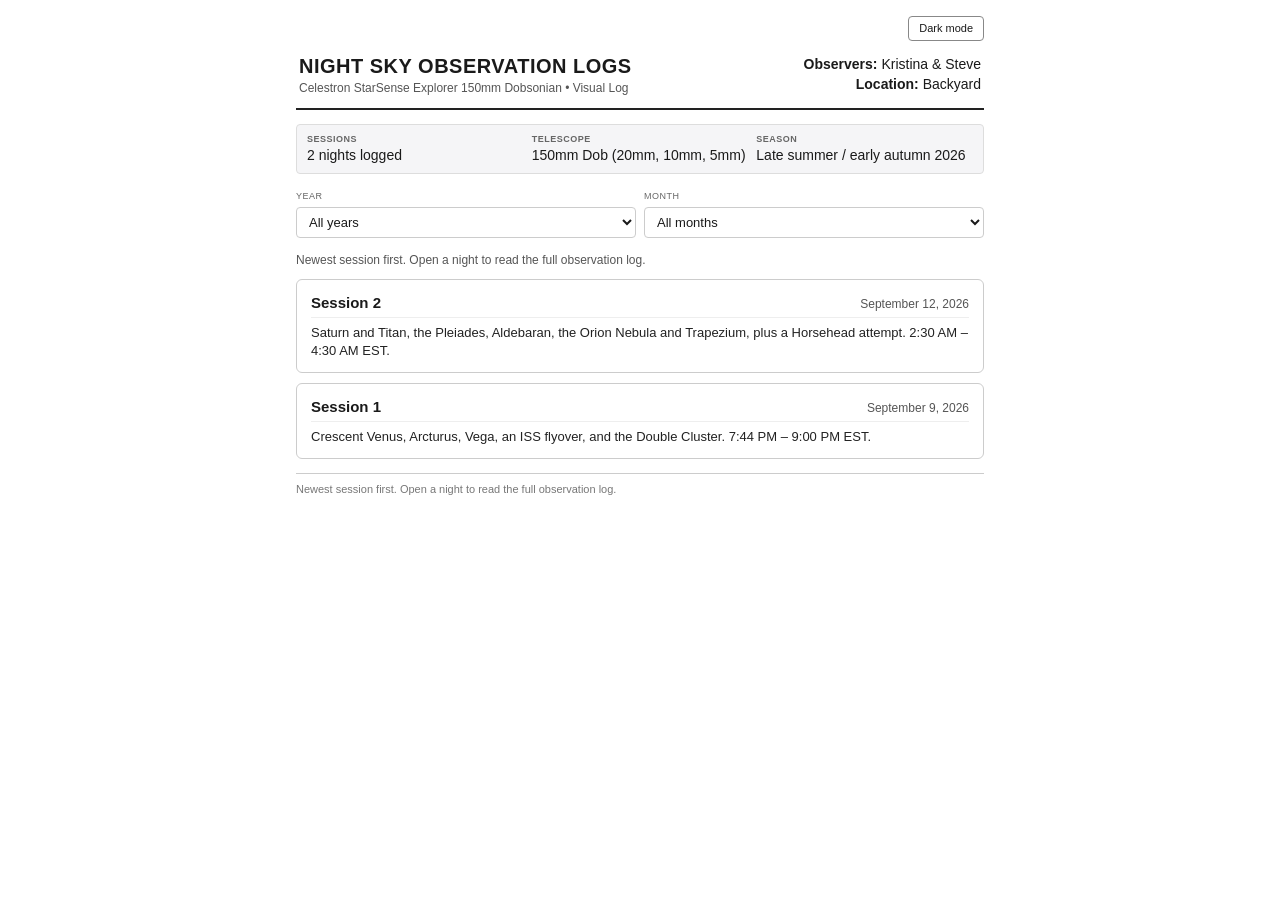
<file: index.html>
<!DOCTYPE html>
<html lang="en">
<head>
<meta charset="UTF-8">
<meta name="viewport" content="width=device-width, initial-scale=1">
<title>Backyard Stargazing Logs</title>
<script>
(function () {
  try {
    if (localStorage.getItem("stargazing-theme") === "dark") {
      document.documentElement.setAttribute("data-theme", "dark");
    }
  } catch (e) {}
})();
</script>
<link rel="stylesheet" href="assets/css/styles.css">
</head>
<body data-page="index">

  <table class="header-table">
    <tr>
      <td>
        <div class="title">Night Sky Observation Logs</div>
        <div class="subtitle">Celestron StarSense Explorer 150mm Dobsonian &bull; Visual Log</div>
      </td>
      <td style="text-align: right;">
        <strong>Observers:</strong> Kristina &amp; Steve<br>
        <strong>Location:</strong> Backyard
      </td>
    </tr>
  </table>

  <div class="meta-grid">
    <div class="meta-item">
      <strong>Sessions</strong>
      <span id="session-count">Loading…</span>
    </div>
    <div class="meta-item">
      <strong>Telescope</strong>
      150mm Dob (20mm, 10mm, 5mm)
    </div>
    <div class="meta-item">
      <strong>Season</strong>
      Late summer / early autumn 2026
    </div>
  </div>

  <div class="filters" aria-label="Filter sessions">
    <div class="filter-field">
      <label for="filter-year">Year</label>
      <select id="filter-year">
        <option value="">All years</option>
      </select>
    </div>
    <div class="filter-field">
      <label for="filter-month">Month</label>
      <select id="filter-month">
        <option value="">All months</option>
      </select>
    </div>
  </div>

  <div class="session-status" id="session-status">Loading sessions…</div>
  <div id="session-list"></div>

  <div class="footer">
    Newest session first. Open a night to read the full observation log.
  </div>

<script src="assets/js/theme.js"></script>
<script src="assets/js/sessions.js"></script>
<script src="assets/js/index.js"></script>
</body>
</html>
</file>
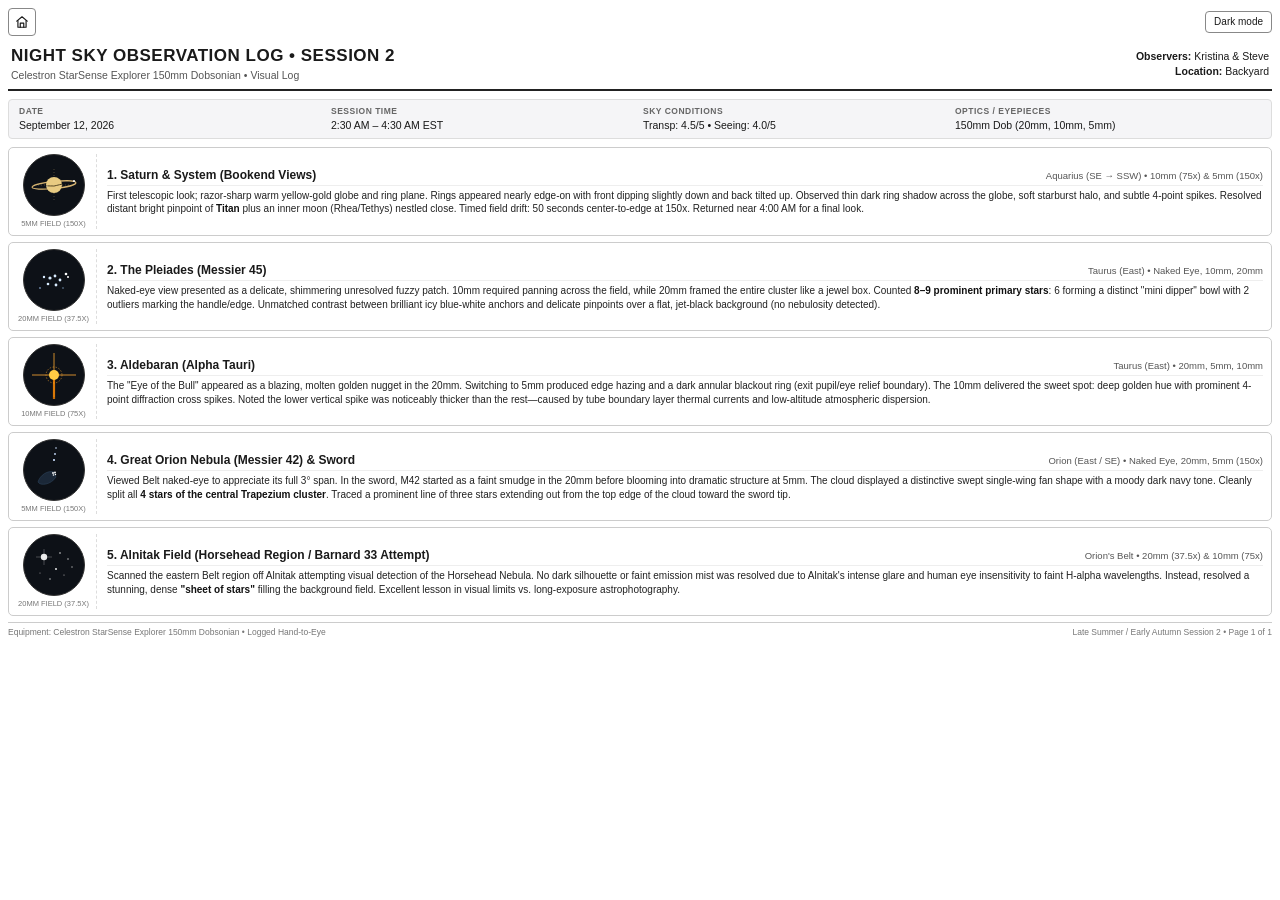
<file: sat-9-12-2026.html>
<!DOCTYPE html>
<html lang="en">
<head>
<meta charset="UTF-8">
<meta name="viewport" content="width=device-width, initial-scale=1">
<title>Backyard Stargazing Log - Session 2</title>
<script>
(function () {
  try {
    if (localStorage.getItem("stargazing-theme") === "dark") {
      document.documentElement.setAttribute("data-theme", "dark");
    }
  } catch (e) {}
})();
</script>
<style>
  :root {
    --bg: #fff;
    --fg: #1a1a1a;
    --muted: #555;
    --label: #666;
    --footer: #777;
    --border: #ccc;
    --border-strong: #222;
    --hairline: #eee;
    --meta-bg: #f5f5f7;
    --meta-border: #ddd;
    --notes: #222;
    --notes-strong: #111;
    --sketch-border: #333;
    --sketch-bg: #0d1117;
    --sketch-dash: #ddd;
    --toggle-bg: #fff;
    --toggle-border: #888;
    --hover-bg: #fafafa;
  }
  [data-theme="dark"] {
    --bg: #12151c;
    --fg: #e8eaed;
    --muted: #9aa0a6;
    --label: #9aa0a6;
    --footer: #8b9198;
    --border: #3a404a;
    --border-strong: #c5c9d0;
    --hairline: #2a303a;
    --meta-bg: #1a1f28;
    --meta-border: #3a404a;
    --notes: #d5d8dc;
    --notes-strong: #f0f2f5;
    --sketch-border: #8b9198;
    --sketch-bg: #0d1117;
    --sketch-dash: #3a404a;
    --toggle-bg: #1a1f28;
    --toggle-border: #8b9198;
    --hover-bg: #1c222c;
  }
  @page {
    size: letter portrait;
    margin: 0.35in;
  }
  * {
    box-sizing: border-box;
  }
  body {
    font-family: -apple-system, BlinkMacSystemFont, "Segoe UI", Roboto, Helvetica, Arial, sans-serif;
    color: var(--fg);
    background: var(--bg);
    margin: 0;
    padding: 8px;
    font-size: 10.5px;
    line-height: 1.35;
  }
  .theme-bar {
    display: flex;
    justify-content: space-between;
    align-items: center;
    gap: 8px;
    margin-bottom: 6px;
  }
  .home-link {
    display: inline-flex;
    align-items: center;
    justify-content: center;
    width: 28px;
    height: 28px;
    color: var(--fg);
    border: 1px solid var(--toggle-border);
    border-radius: 4px;
    background: var(--toggle-bg);
    text-decoration: none;
  }
  .home-link:hover {
    background: var(--hover-bg);
  }
  .home-link svg {
    width: 14px;
    height: 14px;
    fill: none;
    stroke: currentColor;
    stroke-width: 2;
    stroke-linecap: round;
    stroke-linejoin: round;
  }
  .theme-toggle {
    font: inherit;
    font-size: 10px;
    color: var(--fg);
    background: var(--toggle-bg);
    border: 1px solid var(--toggle-border);
    border-radius: 4px;
    padding: 3px 8px;
    cursor: pointer;
  }
  .theme-toggle:hover {
    background: var(--hover-bg);
  }
  .header-table {
    width: 100%;
    border-bottom: 2px solid var(--border-strong);
    padding-bottom: 4px;
    margin-bottom: 8px;
  }
  .title {
    font-size: 17px;
    font-weight: 700;
    letter-spacing: 0.5px;
    text-transform: uppercase;
  }
  .subtitle {
    font-size: 10.5px;
    color: var(--muted);
  }
  .meta-grid {
    display: grid;
    grid-template-columns: repeat(4, 1fr);
    gap: 6px;
    background: var(--meta-bg);
    border: 1px solid var(--meta-border);
    border-radius: 4px;
    padding: 6px 10px;
    margin-bottom: 8px;
  }
  .meta-item strong {
    display: block;
    font-size: 8.5px;
    text-transform: uppercase;
    color: var(--label);
    letter-spacing: 0.5px;
  }
  .log-entry {
    display: grid;
    grid-template-columns: 80px 1fr;
    gap: 10px;
    border: 1px solid var(--border);
    border-radius: 5px;
    padding: 6px 8px;
    margin-bottom: 6px;
    page-break-inside: avoid;
  }
  .sketch-col {
    display: flex;
    flex-direction: column;
    align-items: center;
    justify-content: center;
    border-right: 1px dashed var(--sketch-dash);
    padding-right: 6px;
  }
  .sketch-circle {
    width: 62px;
    height: 62px;
    border: 1.2px solid var(--sketch-border);
    border-radius: 50%;
    display: flex;
    align-items: center;
    justify-content: center;
    background: var(--sketch-bg);
    position: relative;
    overflow: hidden;
  }
  .sketch-label {
    font-size: 7.5px;
    text-transform: uppercase;
    color: var(--footer);
    margin-top: 3px;
  }
  .details-col {
    display: flex;
    flex-direction: column;
    justify-content: center;
  }
  .target-header {
    display: flex;
    justify-content: space-between;
    align-items: baseline;
    border-bottom: 1px solid var(--hairline);
    padding-bottom: 2px;
    margin-bottom: 3px;
  }
  .target-name {
    font-size: 12px;
    font-weight: 700;
  }
  .target-specs {
    font-size: 9.5px;
    color: var(--muted);
  }
  .notes {
    font-size: 10px;
    color: var(--notes);
  }
  .notes strong {
    color: var(--notes-strong);
  }
  .footer {
    margin-top: 6px;
    border-top: 1px solid var(--border);
    padding-top: 4px;
    display: flex;
    justify-content: space-between;
    font-size: 8.5px;
    color: var(--footer);
  }
  @media screen and (max-width: 560px) {
    body {
      padding: 16px;
      font-size: 14px;
      line-height: 1.4;
    }
    .theme-toggle { font-size: 11px; padding: 4px 10px; }
    .title { font-size: 18px; }
    .subtitle { font-size: 12px; }
    .meta-grid {
      grid-template-columns: 1fr;
      gap: 8px;
      padding: 8px 10px;
      margin-bottom: 14px;
    }
    .meta-item strong { font-size: 9px; }
    .log-entry {
      grid-template-columns: 1fr;
      gap: 8px;
      padding: 12px 14px;
      margin-bottom: 10px;
    }
    .sketch-col {
      border-right: none;
      border-bottom: 1px dashed var(--sketch-dash);
      padding-right: 0;
      padding-bottom: 8px;
    }
    .target-header {
      flex-direction: column;
      gap: 2px;
      align-items: flex-start;
    }
    .target-name { font-size: 15px; }
    .target-specs { font-size: 12px; }
    .notes { font-size: 13px; }
    .footer {
      flex-direction: column;
      gap: 4px;
      font-size: 11px;
    }
  }
  @media print {
    :root, [data-theme="dark"] {
      --bg: #fff !important;
      --fg: #1a1a1a !important;
      --muted: #555 !important;
      --label: #666 !important;
      --footer: #777 !important;
      --border: #ccc !important;
      --border-strong: #222 !important;
      --hairline: #eee !important;
      --meta-bg: #f5f5f7 !important;
      --meta-border: #ddd !important;
      --notes: #222 !important;
      --notes-strong: #111 !important;
      --sketch-border: #333 !important;
      --sketch-bg: #0d1117 !important;
      --sketch-dash: #ddd !important;
    }
    .theme-bar { display: none !important; }
    body {
      padding: 0;
      font-size: 10.5px;
      line-height: 1.35;
      background: #fff !important;
      color: #1a1a1a !important;
      print-color-adjust: exact;
      -webkit-print-color-adjust: exact;
    }
    .meta-grid {
      grid-template-columns: repeat(4, 1fr);
      background: #f5f5f7 !important;
      border-color: #ddd !important;
    }
    .log-entry {
      grid-template-columns: 80px 1fr;
      border-color: #ccc !important;
      background: transparent !important;
    }
    .sketch-col {
      border-right: 1px dashed #ddd;
      border-bottom: none;
      padding-right: 6px;
      padding-bottom: 0;
    }
    .sketch-circle {
      border-color: #333 !important;
      background: #0d1117 !important;
    }
    .target-header {
      flex-direction: row;
      align-items: baseline;
      border-color: #eee !important;
    }
    .subtitle, .target-specs, .sketch-label, .footer { color: #555 !important; }
    .notes { color: #222 !important; }
    .notes strong { color: #111 !important; }
    .header-table { border-color: #222 !important; }
    .footer {
      flex-direction: row;
      border-color: #ccc !important;
    }
  }
</style>
</head>
<body>

  <div class="theme-bar">
    <a class="home-link" href="index.html" aria-label="Back to all logs" title="All logs">
      <svg viewBox="0 0 24 24" aria-hidden="true">
        <path d="M3 10.5L12 3l9 7.5" />
        <path d="M5 9.5V21h14V9.5" />
        <path d="M9 21v-7h6v7" />
      </svg>
    </a>
    <button type="button" class="theme-toggle" id="theme-toggle" aria-pressed="false">Dark mode</button>
  </div>

  <table class="header-table">
    <tr>
      <td>
        <div class="title">Night Sky Observation Log &bull; Session 2</div>
        <div class="subtitle">Celestron StarSense Explorer 150mm Dobsonian &bull; Visual Log</div>
      </td>
      <td style="text-align: right;">
        <strong>Observers:</strong> Kristina &amp; Steve<br>
        <strong>Location:</strong> Backyard
      </td>
    </tr>
  </table>

  <div class="meta-grid">
    <div class="meta-item">
      <strong>Date</strong>
      September 12, 2026
    </div>
    <div class="meta-item">
      <strong>Session Time</strong>
      2:30 AM – 4:30 AM EST
    </div>
    <div class="meta-item">
      <strong>Sky Conditions</strong>
      Transp: 4.5/5 &bull; Seeing: 4.0/5
    </div>
    <div class="meta-item">
      <strong>Optics / Eyepieces</strong>
      150mm Dob (20mm, 10mm, 5mm)
    </div>
  </div>

  <!-- Entry 1: Saturn -->
  <div class="log-entry">
    <div class="sketch-col">
      <div class="sketch-circle">
        <svg width="56" height="56" viewBox="0 0 56 56">
          <ellipse cx="28" cy="28" rx="22" ry="3.5" fill="none" stroke="#d4b26f" stroke-width="1.2" transform="rotate(-6 28 28)" />
          <circle cx="28" cy="28" r="8" fill="#e8cb82" />
          <path d="M 20 28 Q 28 30 36 28" stroke="#3a2e12" stroke-width="0.8" fill="none" transform="rotate(-6 28 28)" />
          <line x1="28" y1="12" x2="28" y2="44" stroke="#e8cb82" stroke-width="0.5" stroke-dasharray="1,2" opacity="0.6"/>
          <line x1="12" y1="28" x2="44" y2="28" stroke="#e8cb82" stroke-width="0.5" stroke-dasharray="1,2" opacity="0.6"/>
          <circle cx="48" cy="24" r="1" fill="#fff" />
          <circle cx="21" cy="29" r="0.6" fill="#ddd" />
        </svg>
      </div>
      <div class="sketch-label">5mm Field (150x)</div>
    </div>
    <div class="details-col">
      <div class="target-header">
        <span class="target-name">1. Saturn &amp; System (Bookend Views)</span>
        <span class="target-specs">Aquarius (SE &rarr; SSW) &bull; 10mm (75x) &amp; 5mm (150x)</span>
      </div>
      <div class="notes">
        First telescopic look; razor-sharp warm yellow-gold globe and ring plane. Rings appeared nearly edge-on with front dipping slightly down and back tilted up. Observed thin dark ring shadow across the globe, soft starburst halo, and subtle 4-point spikes. Resolved distant bright pinpoint of <strong>Titan</strong> plus an inner moon (Rhea/Tethys) nestled close. Timed field drift: 50 seconds center-to-edge at 150x. Returned near 4:00 AM for a final look.
      </div>
    </div>
  </div>

  <!-- Entry 2: Pleiades -->
  <div class="log-entry">
    <div class="sketch-col">
      <div class="sketch-circle">
        <svg width="56" height="56" viewBox="0 0 56 56">
          <circle cx="24" cy="26" r="1.6" fill="#d8ecff"/>
          <circle cx="29" cy="24" r="1.4" fill="#d8ecff"/>
          <circle cx="34" cy="28" r="1.4" fill="#d8ecff"/>
          <circle cx="30" cy="33" r="1.4" fill="#d8ecff"/>
          <circle cx="22" cy="32" r="1.3" fill="#d8ecff"/>
          <circle cx="18" cy="25" r="1.2" fill="#d8ecff"/>
          <circle cx="40" cy="22" r="1.3" fill="#ffffff"/>
          <circle cx="42" cy="25" r="1.0" fill="#ffffff"/>
          <circle cx="14" cy="36" r="0.8" fill="#aaccff"/>
          <circle cx="37" cy="36" r="0.7" fill="#88aacc"/>
        </svg>
      </div>
      <div class="sketch-label">20mm Field (37.5x)</div>
    </div>
    <div class="details-col">
      <div class="target-header">
        <span class="target-name">2. The Pleiades (Messier 45)</span>
        <span class="target-specs">Taurus (East) &bull; Naked Eye, 10mm, 20mm</span>
      </div>
      <div class="notes">
        Naked-eye view presented as a delicate, shimmering unresolved fuzzy patch. 10mm required panning across the field, while 20mm framed the entire cluster like a jewel box. Counted <strong>8–9 prominent primary stars</strong>: 6 forming a distinct "mini dipper" bowl with 2 outliers marking the handle/edge. Unmatched contrast between brilliant icy blue-white anchors and delicate pinpoints over a flat, jet-black background (no nebulosity detected).
      </div>
    </div>
  </div>

  <!-- Entry 3: Aldebaran -->
  <div class="log-entry">
    <div class="sketch-col">
      <div class="sketch-circle">
        <svg width="56" height="56" viewBox="0 0 56 56">
          <line x1="28" y1="6" x2="28" y2="50" stroke="#ffaa33" stroke-width="0.8" />
          <line x1="6" y1="28" x2="50" y2="28" stroke="#ffaa33" stroke-width="0.8" />
          <line x1="28" y1="28" x2="28" y2="52" stroke="#ff8800" stroke-width="2.2" opacity="0.75" />
          <circle cx="28" cy="28" r="5" fill="#ffcc44" />
          <circle cx="28" cy="28" r="8" fill="none" stroke="#ffaa33" stroke-width="0.5" stroke-dasharray="1.5,1.5" />
        </svg>
      </div>
      <div class="sketch-label">10mm Field (75x)</div>
    </div>
    <div class="details-col">
      <div class="target-header">
        <span class="target-name">3. Aldebaran (Alpha Tauri)</span>
        <span class="target-specs">Taurus (East) &bull; 20mm, 5mm, 10mm</span>
      </div>
      <div class="notes">
        The "Eye of the Bull" appeared as a blazing, molten golden nugget in the 20mm. Switching to 5mm produced edge hazing and a dark annular blackout ring (exit pupil/eye relief boundary). The 10mm delivered the sweet spot: deep golden hue with prominent 4-point diffraction cross spikes. Noted the lower vertical spike was noticeably thicker than the rest—caused by tube boundary layer thermal currents and low-altitude atmospheric dispersion.
      </div>
    </div>
  </div>

  <!-- Entry 4: Orion's Belt &amp; M42 -->
  <div class="log-entry">
    <div class="sketch-col">
      <div class="sketch-circle">
        <svg width="56" height="56" viewBox="0 0 56 56">
          <!-- Nebular Wing -->
          <path d="M 28 30 C 22 28, 14 33, 12 40 C 14 44, 25 43, 30 35 Z" fill="#1b2838" stroke="#2d425a" stroke-width="0.6"/>
          <!-- Trapezium -->
          <circle cx="27" cy="31" r="0.9" fill="#fff"/>
          <circle cx="29" cy="30.5" r="0.9" fill="#fff"/>
          <circle cx="27.5" cy="33" r="0.8" fill="#fff"/>
          <circle cx="29.5" cy="32.5" r="0.7" fill="#fff"/>
          <!-- 3-star line out the top (inverted scope view) -->
          <circle cx="28" cy="18" r="1.1" fill="#cce0ff"/>
          <circle cx="29" cy="12" r="0.9" fill="#cce0ff"/>
          <circle cx="30" cy="6" r="0.8" fill="#cce0ff"/>
        </svg>
      </div>
      <div class="sketch-label">5mm Field (150x)</div>
    </div>
    <div class="details-col">
      <div class="target-header">
        <span class="target-name">4. Great Orion Nebula (Messier 42) &amp; Sword</span>
        <span class="target-specs">Orion (East / SE) &bull; Naked Eye, 20mm, 5mm (150x)</span>
      </div>
      <div class="notes">
        Viewed Belt naked-eye to appreciate its full 3° span. In the sword, M42 started as a faint smudge in the 20mm before blooming into dramatic structure at 5mm. The cloud displayed a distinctive swept single-wing fan shape with a moody dark navy tone. Cleanly split all <strong>4 stars of the central Trapezium cluster</strong>. Traced a prominent line of three stars extending out from the top edge of the cloud toward the sword tip.
      </div>
    </div>
  </div>

  <!-- Entry 5: Horsehead Attempt -->
  <div class="log-entry">
    <div class="sketch-col">
      <div class="sketch-circle">
        <svg width="56" height="56" viewBox="0 0 56 56">
          <circle cx="18" cy="20" r="3.2" fill="#fff" opacity="0.9"/>
          <line x1="18" y1="12" x2="18" y2="28" stroke="#fff" stroke-width="0.5" opacity="0.5"/>
          <line x1="10" y1="20" x2="26" y2="20" stroke="#fff" stroke-width="0.5" opacity="0.5"/>
          <!-- Star field -->
          <circle cx="34" cy="16" r="0.8" fill="#ddd"/>
          <circle cx="42" cy="22" r="0.7" fill="#ddd"/>
          <circle cx="30" cy="32" r="0.9" fill="#fff"/>
          <circle cx="38" cy="38" r="0.6" fill="#bbb"/>
          <circle cx="46" cy="30" r="0.7" fill="#bbb"/>
          <circle cx="24" cy="42" r="0.7" fill="#ddd"/>
          <circle cx="14" cy="36" r="0.6" fill="#999"/>
        </svg>
      </div>
      <div class="sketch-label">20mm Field (37.5x)</div>
    </div>
    <div class="details-col">
      <div class="target-header">
        <span class="target-name">5. Alnitak Field (Horsehead Region / Barnard 33 Attempt)</span>
        <span class="target-specs">Orion's Belt &bull; 20mm (37.5x) &amp; 10mm (75x)</span>
      </div>
      <div class="notes">
        Scanned the eastern Belt region off Alnitak attempting visual detection of the Horsehead Nebula. No dark silhouette or faint emission mist was resolved due to Alnitak's intense glare and human eye insensitivity to faint H-alpha wavelengths. Instead, resolved a stunning, dense <strong>"sheet of stars"</strong> filling the background field. Excellent lesson in visual limits vs. long-exposure astrophotography.
      </div>
    </div>
  </div>

  <div class="footer">
    <span>Equipment: Celestron StarSense Explorer 150mm Dobsonian &bull; Logged Hand-to-Eye</span>
    <span>Late Summer / Early Autumn Session 2 &bull; Page 1 of 1</span>
  </div>

<script>
(function () {
  var key = "stargazing-theme";
  var root = document.documentElement;
  var btn = document.getElementById("theme-toggle");
  var savedTheme = null;

  function isDark() {
    return root.getAttribute("data-theme") === "dark";
  }

  function syncButton() {
    var dark = isDark();
    btn.textContent = dark ? "Light mode" : "Dark mode";
    btn.setAttribute("aria-pressed", dark ? "true" : "false");
  }

  function setTheme(theme) {
    if (theme === "dark") {
      root.setAttribute("data-theme", "dark");
    } else {
      root.removeAttribute("data-theme");
    }
    try { localStorage.setItem(key, theme); } catch (e) {}
    syncButton();
  }

  btn.addEventListener("click", function () {
    setTheme(isDark() ? "light" : "dark");
  });

  window.addEventListener("beforeprint", function () {
    savedTheme = isDark() ? "dark" : "light";
    root.removeAttribute("data-theme");
  });

  window.addEventListener("afterprint", function () {
    if (savedTheme === "dark") {
      root.setAttribute("data-theme", "dark");
    }
    savedTheme = null;
    syncButton();
  });

  syncButton();
})();
</script>
</body>
</html>
</file>
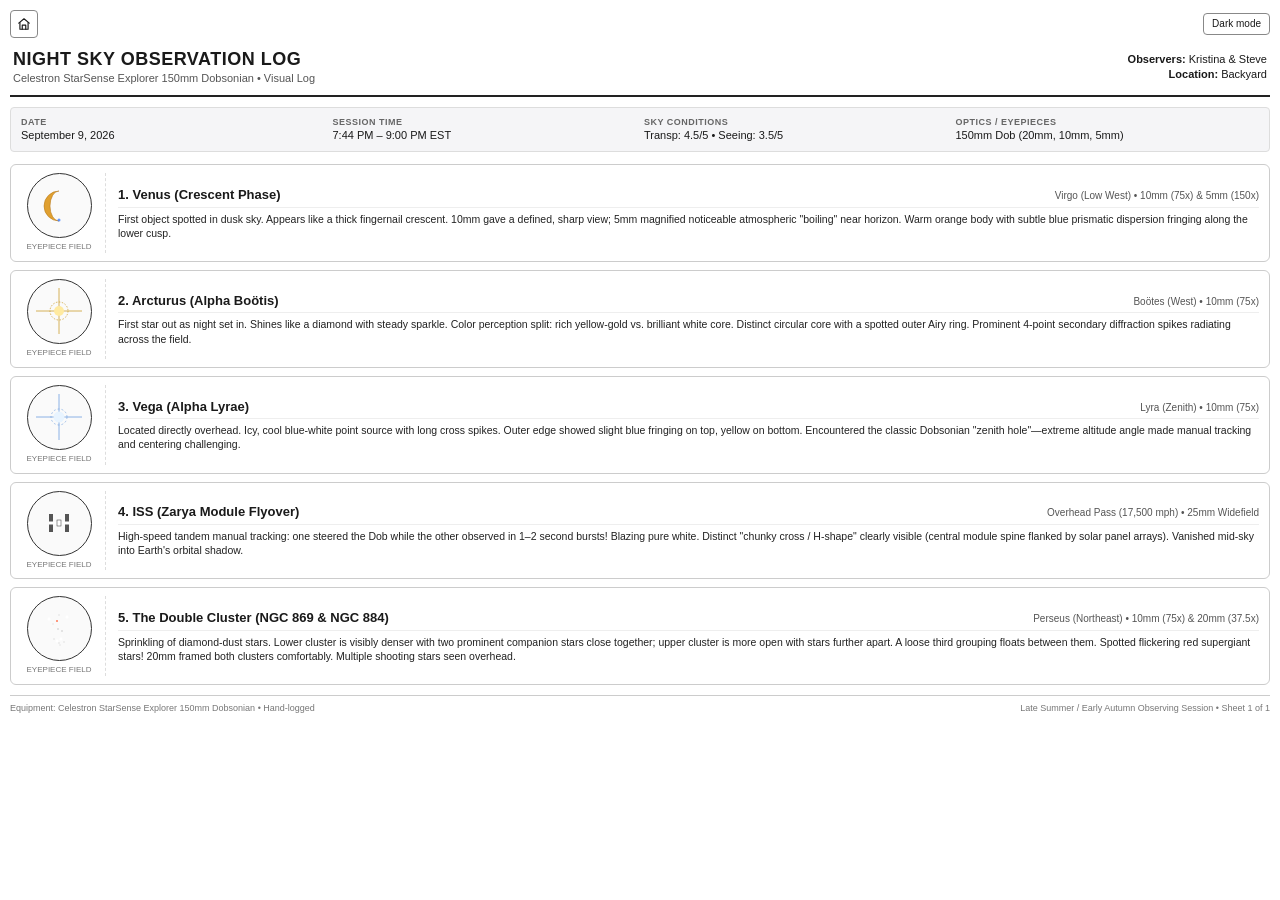
<file: wed-9-9-2026.html>
<!DOCTYPE html>
<html lang="en">
<head>
<meta charset="UTF-8">
<meta name="viewport" content="width=device-width, initial-scale=1">
<title>Backyard Stargazing Log - September 9, 2026</title>
<script>
(function () {
  try {
    if (localStorage.getItem("stargazing-theme") === "dark") {
      document.documentElement.setAttribute("data-theme", "dark");
    }
  } catch (e) {}
})();
</script>
<style>
  :root {
    --bg: #fff;
    --fg: #1a1a1a;
    --muted: #555;
    --label: #666;
    --footer: #777;
    --border: #ccc;
    --border-strong: #222;
    --hairline: #eee;
    --meta-bg: #f5f5f7;
    --meta-border: #ddd;
    --notes: #222;
    --sketch-border: #333;
    --sketch-bg: #fafafa;
    --sketch-dash: #ddd;
    --toggle-bg: #fff;
    --toggle-border: #888;
    --hover-bg: #fafafa;
  }
  [data-theme="dark"] {
    --bg: #12151c;
    --fg: #e8eaed;
    --muted: #9aa0a6;
    --label: #9aa0a6;
    --footer: #8b9198;
    --border: #3a404a;
    --border-strong: #c5c9d0;
    --hairline: #2a303a;
    --meta-bg: #1a1f28;
    --meta-border: #3a404a;
    --notes: #d5d8dc;
    --sketch-border: #8b9198;
    --sketch-bg: #0d1117;
    --sketch-dash: #3a404a;
    --toggle-bg: #1a1f28;
    --toggle-border: #8b9198;
    --hover-bg: #1c222c;
  }
  @page {
    size: letter portrait;
    margin: 0.4in;
  }
  * {
    box-sizing: border-box;
  }
  body {
    font-family: -apple-system, BlinkMacSystemFont, "Segoe UI", Roboto, Helvetica, Arial, sans-serif;
    color: var(--fg);
    background: var(--bg);
    margin: 0;
    padding: 10px;
    font-size: 11px;
    line-height: 1.35;
  }
  .theme-bar {
    display: flex;
    justify-content: space-between;
    align-items: center;
    gap: 8px;
    margin-bottom: 6px;
  }
  .home-link {
    display: inline-flex;
    align-items: center;
    justify-content: center;
    width: 28px;
    height: 28px;
    color: var(--fg);
    border: 1px solid var(--toggle-border);
    border-radius: 4px;
    background: var(--toggle-bg);
    text-decoration: none;
  }
  .home-link:hover {
    background: var(--hover-bg);
  }
  .home-link svg {
    width: 14px;
    height: 14px;
    fill: none;
    stroke: currentColor;
    stroke-width: 2;
    stroke-linecap: round;
    stroke-linejoin: round;
  }
  .theme-toggle {
    font: inherit;
    font-size: 10px;
    color: var(--fg);
    background: var(--toggle-bg);
    border: 1px solid var(--toggle-border);
    border-radius: 4px;
    padding: 3px 8px;
    cursor: pointer;
  }
  .theme-toggle:hover {
    background: var(--hover-bg);
  }
  .header-table {
    width: 100%;
    border-bottom: 2px solid var(--border-strong);
    padding-bottom: 6px;
    margin-bottom: 10px;
  }
  .title {
    font-size: 18px;
    font-weight: 700;
    letter-spacing: 0.5px;
    text-transform: uppercase;
  }
  .subtitle {
    font-size: 11px;
    color: var(--muted);
  }
  .meta-grid {
    display: grid;
    grid-template-columns: repeat(4, 1fr);
    gap: 8px;
    background: var(--meta-bg);
    border: 1px solid var(--meta-border);
    border-radius: 4px;
    padding: 8px 10px;
    margin-bottom: 12px;
  }
  .meta-item strong {
    display: block;
    font-size: 9px;
    text-transform: uppercase;
    color: var(--label);
    letter-spacing: 0.5px;
  }
  .log-entry {
    display: grid;
    grid-template-columns: 85px 1fr;
    gap: 12px;
    border: 1px solid var(--border);
    border-radius: 6px;
    padding: 8px 10px;
    margin-bottom: 8px;
    page-break-inside: avoid;
  }
  .sketch-col {
    display: flex;
    flex-direction: column;
    align-items: center;
    justify-content: center;
    border-right: 1px dashed var(--sketch-dash);
    padding-right: 8px;
  }
  .sketch-circle {
    width: 65px;
    height: 65px;
    border: 1.5px solid var(--sketch-border);
    border-radius: 50%;
    display: flex;
    align-items: center;
    justify-content: center;
    background: var(--sketch-bg);
    position: relative;
    overflow: hidden;
  }
  .sketch-label {
    font-size: 8px;
    text-transform: uppercase;
    color: var(--footer);
    margin-top: 4px;
  }
  .details-col {
    display: flex;
    flex-direction: column;
    justify-content: center;
  }
  .target-header {
    display: flex;
    justify-content: space-between;
    align-items: baseline;
    border-bottom: 1px solid var(--hairline);
    padding-bottom: 3px;
    margin-bottom: 4px;
  }
  .target-name {
    font-size: 13px;
    font-weight: 700;
  }
  .target-specs {
    font-size: 10px;
    color: var(--muted);
  }
  .notes {
    font-size: 10.5px;
    color: var(--notes);
  }
  .footer {
    margin-top: 10px;
    border-top: 1px solid var(--border);
    padding-top: 6px;
    display: flex;
    justify-content: space-between;
    font-size: 9px;
    color: var(--footer);
  }
  @media screen and (max-width: 560px) {
    body {
      padding: 16px;
      font-size: 14px;
      line-height: 1.4;
    }
    .theme-toggle { font-size: 11px; padding: 4px 10px; }
    .title { font-size: 18px; }
    .subtitle { font-size: 12px; }
    .meta-grid {
      grid-template-columns: 1fr;
      gap: 8px;
      padding: 8px 10px;
      margin-bottom: 14px;
    }
    .meta-item strong { font-size: 9px; }
    .log-entry {
      grid-template-columns: 1fr;
      gap: 8px;
      padding: 12px 14px;
      margin-bottom: 10px;
    }
    .sketch-col {
      border-right: none;
      border-bottom: 1px dashed var(--sketch-dash);
      padding-right: 0;
      padding-bottom: 8px;
    }
    .target-header {
      flex-direction: column;
      gap: 2px;
      align-items: flex-start;
    }
    .target-name { font-size: 15px; }
    .target-specs { font-size: 12px; }
    .notes { font-size: 13px; }
    .footer {
      flex-direction: column;
      gap: 4px;
      font-size: 11px;
    }
  }
  @media print {
    :root, [data-theme="dark"] {
      --bg: #fff !important;
      --fg: #1a1a1a !important;
      --muted: #555 !important;
      --label: #666 !important;
      --footer: #777 !important;
      --border: #ccc !important;
      --border-strong: #222 !important;
      --hairline: #eee !important;
      --meta-bg: #f5f5f7 !important;
      --meta-border: #ddd !important;
      --notes: #222 !important;
      --sketch-border: #333 !important;
      --sketch-bg: #fafafa !important;
      --sketch-dash: #ddd !important;
    }
    .theme-bar { display: none !important; }
    body {
      padding: 0;
      font-size: 11px;
      line-height: 1.35;
      background: #fff !important;
      color: #1a1a1a !important;
      print-color-adjust: exact;
      -webkit-print-color-adjust: exact;
    }
    .meta-grid {
      grid-template-columns: repeat(4, 1fr);
      background: #f5f5f7 !important;
      border-color: #ddd !important;
    }
    .log-entry {
      grid-template-columns: 85px 1fr;
      border-color: #ccc !important;
      background: transparent !important;
    }
    .sketch-col {
      border-right: 1px dashed #ddd;
      border-bottom: none;
      padding-right: 8px;
      padding-bottom: 0;
    }
    .sketch-circle {
      border-color: #333 !important;
      background: #fafafa !important;
    }
    .target-header {
      flex-direction: row;
      align-items: baseline;
      border-color: #eee !important;
    }
    .subtitle, .target-specs, .sketch-label, .footer { color: #555 !important; }
    .notes { color: #222 !important; }
    .header-table { border-color: #222 !important; }
    .footer {
      flex-direction: row;
      border-color: #ccc !important;
    }
  }
</style>
</head>
<body>

  <div class="theme-bar">
    <a class="home-link" href="index.html" aria-label="Back to all logs" title="All logs">
      <svg viewBox="0 0 24 24" aria-hidden="true">
        <path d="M3 10.5L12 3l9 7.5" />
        <path d="M5 9.5V21h14V9.5" />
        <path d="M9 21v-7h6v7" />
      </svg>
    </a>
    <button type="button" class="theme-toggle" id="theme-toggle" aria-pressed="false">Dark mode</button>
  </div>

  <table class="header-table">
    <tr>
      <td>
        <div class="title">Night Sky Observation Log</div>
        <div class="subtitle">Celestron StarSense Explorer 150mm Dobsonian &bull; Visual Log</div>
      </td>
      <td style="text-align: right;">
        <strong>Observers:</strong> Kristina &amp; Steve<br>
        <strong>Location:</strong> Backyard
      </td>
    </tr>
  </table>

  <div class="meta-grid">
    <div class="meta-item">
      <strong>Date</strong>
      September 9, 2026
    </div>
    <div class="meta-item">
      <strong>Session Time</strong>
      7:44 PM – 9:00 PM EST
    </div>
    <div class="meta-item">
      <strong>Sky Conditions</strong>
      Transp: 4.5/5 &bull; Seeing: 3.5/5
    </div>
    <div class="meta-item">
      <strong>Optics / Eyepieces</strong>
      150mm Dob (20mm, 10mm, 5mm)
    </div>
  </div>

  <!-- Entry 1: Venus -->
  <div class="log-entry">
    <div class="sketch-col">
      <div class="sketch-circle">
        <svg width="40" height="40" viewBox="0 0 40 40">
          <!-- Crescent -->
          <path d="M 20 5 A 15 15 0 0 0 20 35 A 9 15 0 0 1 20 5" fill="#e0a030" stroke="#b07010" stroke-width="0.5" />
          <circle cx="20" cy="34" r="1.5" fill="#4080ff" opacity="0.8"/>
        </svg>
      </div>
      <div class="sketch-label">Eyepiece Field</div>
    </div>
    <div class="details-col">
      <div class="target-header">
        <span class="target-name">1. Venus (Crescent Phase)</span>
        <span class="target-specs">Virgo (Low West) &bull; 10mm (75x) &amp; 5mm (150x)</span>
      </div>
      <div class="notes">
        First object spotted in dusk sky. Appears like a thick fingernail crescent. 10mm gave a defined, sharp view; 5mm magnified noticeable atmospheric "boiling" near horizon. Warm orange body with subtle blue prismatic dispersion fringing along the lower cusp.
      </div>
    </div>
  </div>

  <!-- Entry 2: Arcturus -->
  <div class="log-entry">
    <div class="sketch-col">
      <div class="sketch-circle">
        <svg width="50" height="50" viewBox="0 0 50 50">
          <line x1="25" y1="2" x2="25" y2="48" stroke="#cca030" stroke-width="0.8" />
          <line x1="2" y1="25" x2="48" y2="25" stroke="#cca030" stroke-width="0.8" />
          <circle cx="25" cy="25" r="5" fill="#ffeaa0" />
          <circle cx="25" cy="25" r="9" fill="none" stroke="#cca030" stroke-width="0.8" stroke-dasharray="1.5,1.5" />
        </svg>
      </div>
      <div class="sketch-label">Eyepiece Field</div>
    </div>
    <div class="details-col">
      <div class="target-header">
        <span class="target-name">2. Arcturus (Alpha Bo&ouml;tis)</span>
        <span class="target-specs">Bo&ouml;tes (West) &bull; 10mm (75x)</span>
      </div>
      <div class="notes">
        First star out as night set in. Shines like a diamond with steady sparkle. Color perception split: rich yellow-gold vs. brilliant white core. Distinct circular core with a spotted outer Airy ring. Prominent 4-point secondary diffraction spikes radiating across the field.
      </div>
    </div>
  </div>

  <!-- Entry 3: Vega -->
  <div class="log-entry">
    <div class="sketch-col">
      <div class="sketch-circle">
        <svg width="50" height="50" viewBox="0 0 50 50">
          <line x1="25" y1="2" x2="25" y2="48" stroke="#70a0e0" stroke-width="0.8" />
          <line x1="2" y1="25" x2="48" y2="25" stroke="#70a0e0" stroke-width="0.8" />
          <circle cx="25" cy="25" r="5.5" fill="#e8f4ff" />
          <circle cx="25" cy="25" r="8" fill="none" stroke="#70a0e0" stroke-width="0.6" stroke-dasharray="2,2" />
        </svg>
      </div>
      <div class="sketch-label">Eyepiece Field</div>
    </div>
    <div class="details-col">
      <div class="target-header">
        <span class="target-name">3. Vega (Alpha Lyrae)</span>
        <span class="target-specs">Lyra (Zenith) &bull; 10mm (75x)</span>
      </div>
      <div class="notes">
        Located directly overhead. Icy, cool blue-white point source with long cross spikes. Outer edge showed slight blue fringing on top, yellow on bottom. Encountered the classic Dobsonian "zenith hole"—extreme altitude angle made manual tracking and centering challenging.
      </div>
    </div>
  </div>

  <!-- Entry 4: ISS -->
  <div class="log-entry">
    <div class="sketch-col">
      <div class="sketch-circle">
        <svg width="50" height="50" viewBox="0 0 50 50">
          <!-- ISS H Shape -->
          <rect x="15" y="16" width="4" height="18" fill="#555" />
          <rect x="31" y="16" width="4" height="18" fill="#555" />
          <line x1="15" y1="25" x2="35" y2="25" stroke="#fff" stroke-width="3" />
          <rect x="23" y="22" width="4" height="6" fill="#fff" stroke="#333" stroke-width="0.5"/>
        </svg>
      </div>
      <div class="sketch-label">Eyepiece Field</div>
    </div>
    <div class="details-col">
      <div class="target-header">
        <span class="target-name">4. ISS (Zarya Module Flyover)</span>
        <span class="target-specs">Overhead Pass (17,500 mph) &bull; 25mm Widefield</span>
      </div>
      <div class="notes">
        High-speed tandem manual tracking: one steered the Dob while the other observed in 1–2 second bursts! Blazing pure white. Distinct "chunky cross / H-shape" clearly visible (central module spine flanked by solar panel arrays). Vanished mid-sky into Earth's orbital shadow.
      </div>
    </div>
  </div>

  <!-- Entry 5: Double Cluster -->
  <div class="log-entry">
    <div class="sketch-col">
      <div class="sketch-circle">
        <svg width="60" height="60" viewBox="0 0 60 60">
          <!-- Lower dense cluster NGC 869 -->
          <circle cx="28" cy="42" r="1.5" fill="#fff"/>
          <circle cx="32" cy="40" r="1.5" fill="#fff"/>
          <circle cx="30" cy="44" r="0.8" fill="#ddd"/>
          <circle cx="25" cy="40" r="0.8" fill="#ddd"/>
          <circle cx="35" cy="43" r="0.8" fill="#ddd"/>
          <circle cx="31" cy="46" r="0.7" fill="#ddd"/>
          <!-- Upper looser cluster NGC 884 -->
          <circle cx="20" cy="20" r="1.5" fill="#fff"/>
          <circle cx="38" cy="18" r="1.5" fill="#fff"/>
          <circle cx="28" cy="22" r="1" fill="#ff7755"/> <!-- Red supergiant -->
          <circle cx="30" cy="16" r="0.8" fill="#ddd"/>
          <circle cx="24" cy="25" r="0.7" fill="#ddd"/>
          <!-- Third looser middle grouping -->
          <circle cx="29" cy="30" r="0.7" fill="#bbb"/>
          <circle cx="33" cy="32" r="0.7" fill="#bbb"/>
        </svg>
      </div>
      <div class="sketch-label">Eyepiece Field</div>
    </div>
    <div class="details-col">
      <div class="target-header">
        <span class="target-name">5. The Double Cluster (NGC 869 &amp; NGC 884)</span>
        <span class="target-specs">Perseus (Northeast) &bull; 10mm (75x) &amp; 20mm (37.5x)</span>
      </div>
      <div class="notes">
        Sprinkling of diamond-dust stars. Lower cluster is visibly denser with two prominent companion stars close together; upper cluster is more open with stars further apart. A loose third grouping floats between them. Spotted flickering red supergiant stars! 20mm framed both clusters comfortably. Multiple shooting stars seen overhead.
      </div>
    </div>
  </div>

  <div class="footer">
    <span>Equipment: Celestron StarSense Explorer 150mm Dobsonian &bull; Hand-logged</span>
    <span>Late Summer / Early Autumn Observing Session &bull; Sheet 1 of 1</span>
  </div>

<script>
(function () {
  var key = "stargazing-theme";
  var root = document.documentElement;
  var btn = document.getElementById("theme-toggle");
  var savedTheme = null;

  function isDark() {
    return root.getAttribute("data-theme") === "dark";
  }

  function syncButton() {
    var dark = isDark();
    btn.textContent = dark ? "Light mode" : "Dark mode";
    btn.setAttribute("aria-pressed", dark ? "true" : "false");
  }

  function setTheme(theme) {
    if (theme === "dark") {
      root.setAttribute("data-theme", "dark");
    } else {
      root.removeAttribute("data-theme");
    }
    try { localStorage.setItem(key, theme); } catch (e) {}
    syncButton();
  }

  btn.addEventListener("click", function () {
    setTheme(isDark() ? "light" : "dark");
  });

  window.addEventListener("beforeprint", function () {
    savedTheme = isDark() ? "dark" : "light";
    root.removeAttribute("data-theme");
  });

  window.addEventListener("afterprint", function () {
    if (savedTheme === "dark") {
      root.setAttribute("data-theme", "dark");
    }
    savedTheme = null;
    syncButton();
  });

  syncButton();
})();
</script>
</body>
</html>
</file>
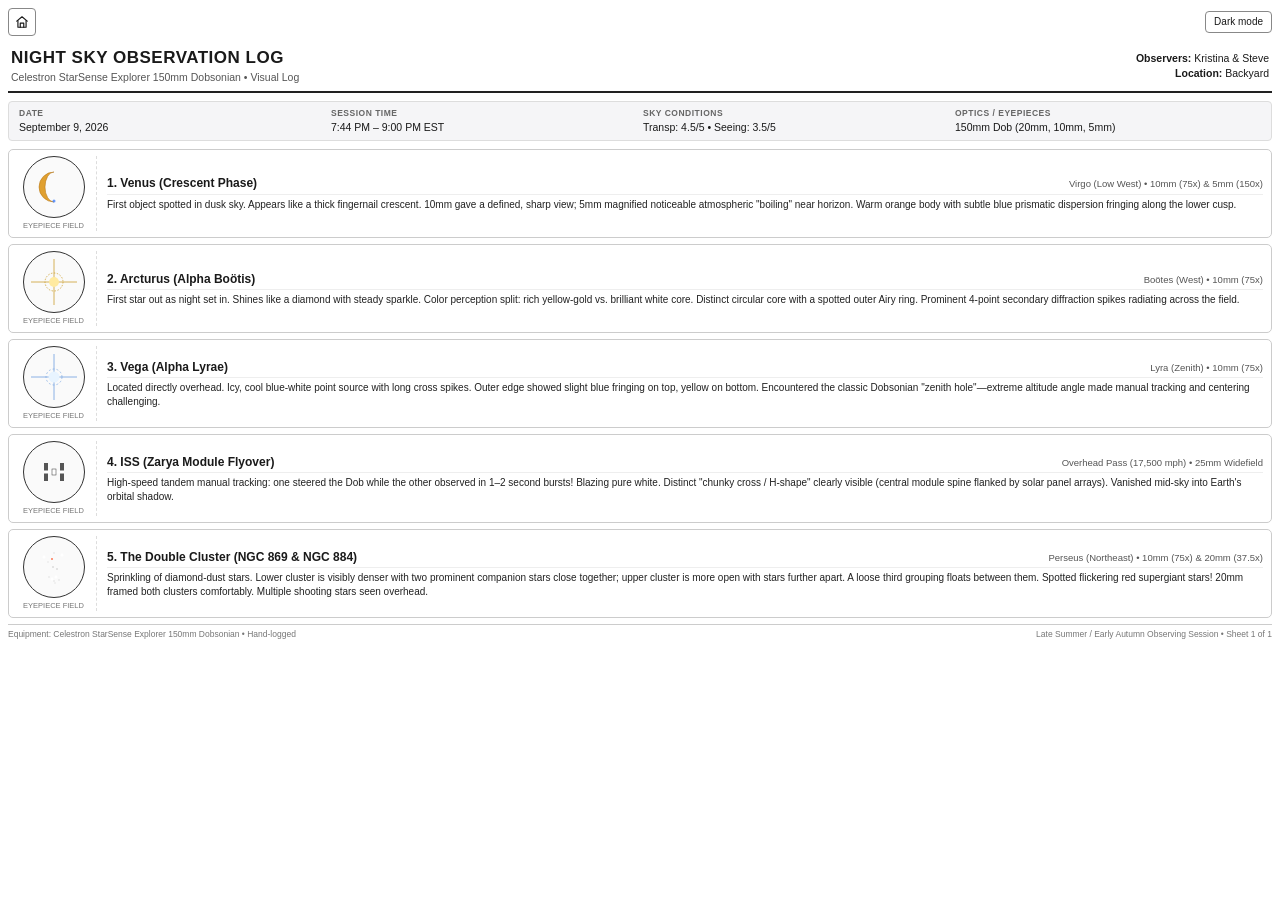
<file: logs/2026/09/2026-09-09.html>
<!DOCTYPE html>
<html lang="en">
<head>
<meta charset="UTF-8">
<meta name="viewport" content="width=device-width, initial-scale=1">
<title>Backyard Stargazing Log - September 9, 2026</title>
<script>
(function () {
  try {
    if (localStorage.getItem("stargazing-theme") === "dark") {
      document.documentElement.setAttribute("data-theme", "dark");
    }
  } catch (e) {}
})();
</script>
<link rel="stylesheet" href="../../../assets/css/styles.css">
</head>
<body data-page="log" data-sketch="light" data-home="../../../index.html">

<table class="header-table">
    <tr>
      <td>
        <div class="title">Night Sky Observation Log</div>
        <div class="subtitle">Celestron StarSense Explorer 150mm Dobsonian &bull; Visual Log</div>
      </td>
      <td style="text-align: right;">
        <strong>Observers:</strong> Kristina &amp; Steve<br>
        <strong>Location:</strong> Backyard
      </td>
    </tr>
  </table>

  <div class="meta-grid">
    <div class="meta-item">
      <strong>Date</strong>
      September 9, 2026
    </div>
    <div class="meta-item">
      <strong>Session Time</strong>
      7:44 PM – 9:00 PM EST
    </div>
    <div class="meta-item">
      <strong>Sky Conditions</strong>
      Transp: 4.5/5 &bull; Seeing: 3.5/5
    </div>
    <div class="meta-item">
      <strong>Optics / Eyepieces</strong>
      150mm Dob (20mm, 10mm, 5mm)
    </div>
  </div>

  <!-- Entry 1: Venus -->
  <div class="log-entry">
    <div class="sketch-col">
      <div class="sketch-circle">
        <svg width="40" height="40" viewBox="0 0 40 40">
          <!-- Crescent -->
          <path d="M 20 5 A 15 15 0 0 0 20 35 A 9 15 0 0 1 20 5" fill="#e0a030" stroke="#b07010" stroke-width="0.5" />
          <circle cx="20" cy="34" r="1.5" fill="#4080ff" opacity="0.8"/>
        </svg>
      </div>
      <div class="sketch-label">Eyepiece Field</div>
    </div>
    <div class="details-col">
      <div class="target-header">
        <span class="target-name">1. Venus (Crescent Phase)</span>
        <span class="target-specs">Virgo (Low West) &bull; 10mm (75x) &amp; 5mm (150x)</span>
      </div>
      <div class="notes">
        First object spotted in dusk sky. Appears like a thick fingernail crescent. 10mm gave a defined, sharp view; 5mm magnified noticeable atmospheric "boiling" near horizon. Warm orange body with subtle blue prismatic dispersion fringing along the lower cusp.
      </div>
    </div>
  </div>

  <!-- Entry 2: Arcturus -->
  <div class="log-entry">
    <div class="sketch-col">
      <div class="sketch-circle">
        <svg width="50" height="50" viewBox="0 0 50 50">
          <line x1="25" y1="2" x2="25" y2="48" stroke="#cca030" stroke-width="0.8" />
          <line x1="2" y1="25" x2="48" y2="25" stroke="#cca030" stroke-width="0.8" />
          <circle cx="25" cy="25" r="5" fill="#ffeaa0" />
          <circle cx="25" cy="25" r="9" fill="none" stroke="#cca030" stroke-width="0.8" stroke-dasharray="1.5,1.5" />
        </svg>
      </div>
      <div class="sketch-label">Eyepiece Field</div>
    </div>
    <div class="details-col">
      <div class="target-header">
        <span class="target-name">2. Arcturus (Alpha Bo&ouml;tis)</span>
        <span class="target-specs">Bo&ouml;tes (West) &bull; 10mm (75x)</span>
      </div>
      <div class="notes">
        First star out as night set in. Shines like a diamond with steady sparkle. Color perception split: rich yellow-gold vs. brilliant white core. Distinct circular core with a spotted outer Airy ring. Prominent 4-point secondary diffraction spikes radiating across the field.
      </div>
    </div>
  </div>

  <!-- Entry 3: Vega -->
  <div class="log-entry">
    <div class="sketch-col">
      <div class="sketch-circle">
        <svg width="50" height="50" viewBox="0 0 50 50">
          <line x1="25" y1="2" x2="25" y2="48" stroke="#70a0e0" stroke-width="0.8" />
          <line x1="2" y1="25" x2="48" y2="25" stroke="#70a0e0" stroke-width="0.8" />
          <circle cx="25" cy="25" r="5.5" fill="#e8f4ff" />
          <circle cx="25" cy="25" r="8" fill="none" stroke="#70a0e0" stroke-width="0.6" stroke-dasharray="2,2" />
        </svg>
      </div>
      <div class="sketch-label">Eyepiece Field</div>
    </div>
    <div class="details-col">
      <div class="target-header">
        <span class="target-name">3. Vega (Alpha Lyrae)</span>
        <span class="target-specs">Lyra (Zenith) &bull; 10mm (75x)</span>
      </div>
      <div class="notes">
        Located directly overhead. Icy, cool blue-white point source with long cross spikes. Outer edge showed slight blue fringing on top, yellow on bottom. Encountered the classic Dobsonian "zenith hole"—extreme altitude angle made manual tracking and centering challenging.
      </div>
    </div>
  </div>

  <!-- Entry 4: ISS -->
  <div class="log-entry">
    <div class="sketch-col">
      <div class="sketch-circle">
        <svg width="50" height="50" viewBox="0 0 50 50">
          <!-- ISS H Shape -->
          <rect x="15" y="16" width="4" height="18" fill="#555" />
          <rect x="31" y="16" width="4" height="18" fill="#555" />
          <line x1="15" y1="25" x2="35" y2="25" stroke="#fff" stroke-width="3" />
          <rect x="23" y="22" width="4" height="6" fill="#fff" stroke="#333" stroke-width="0.5"/>
        </svg>
      </div>
      <div class="sketch-label">Eyepiece Field</div>
    </div>
    <div class="details-col">
      <div class="target-header">
        <span class="target-name">4. ISS (Zarya Module Flyover)</span>
        <span class="target-specs">Overhead Pass (17,500 mph) &bull; 25mm Widefield</span>
      </div>
      <div class="notes">
        High-speed tandem manual tracking: one steered the Dob while the other observed in 1–2 second bursts! Blazing pure white. Distinct "chunky cross / H-shape" clearly visible (central module spine flanked by solar panel arrays). Vanished mid-sky into Earth's orbital shadow.
      </div>
    </div>
  </div>

  <!-- Entry 5: Double Cluster -->
  <div class="log-entry">
    <div class="sketch-col">
      <div class="sketch-circle">
        <svg width="60" height="60" viewBox="0 0 60 60">
          <!-- Lower dense cluster NGC 869 -->
          <circle cx="28" cy="42" r="1.5" fill="#fff"/>
          <circle cx="32" cy="40" r="1.5" fill="#fff"/>
          <circle cx="30" cy="44" r="0.8" fill="#ddd"/>
          <circle cx="25" cy="40" r="0.8" fill="#ddd"/>
          <circle cx="35" cy="43" r="0.8" fill="#ddd"/>
          <circle cx="31" cy="46" r="0.7" fill="#ddd"/>
          <!-- Upper looser cluster NGC 884 -->
          <circle cx="20" cy="20" r="1.5" fill="#fff"/>
          <circle cx="38" cy="18" r="1.5" fill="#fff"/>
          <circle cx="28" cy="22" r="1" fill="#ff7755"/> <!-- Red supergiant -->
          <circle cx="30" cy="16" r="0.8" fill="#ddd"/>
          <circle cx="24" cy="25" r="0.7" fill="#ddd"/>
          <!-- Third looser middle grouping -->
          <circle cx="29" cy="30" r="0.7" fill="#bbb"/>
          <circle cx="33" cy="32" r="0.7" fill="#bbb"/>
        </svg>
      </div>
      <div class="sketch-label">Eyepiece Field</div>
    </div>
    <div class="details-col">
      <div class="target-header">
        <span class="target-name">5. The Double Cluster (NGC 869 &amp; NGC 884)</span>
        <span class="target-specs">Perseus (Northeast) &bull; 10mm (75x) &amp; 20mm (37.5x)</span>
      </div>
      <div class="notes">
        Sprinkling of diamond-dust stars. Lower cluster is visibly denser with two prominent companion stars close together; upper cluster is more open with stars further apart. A loose third grouping floats between them. Spotted flickering red supergiant stars! 20mm framed both clusters comfortably. Multiple shooting stars seen overhead.
      </div>
    </div>
  </div>

  <div class="footer">
    <span>Equipment: Celestron StarSense Explorer 150mm Dobsonian &bull; Hand-logged</span>
    <span>Late Summer / Early Autumn Observing Session &bull; Sheet 1 of 1</span>
  </div>

<script src="../../../assets/js/theme.js"></script>
</body>
</html>
</file>
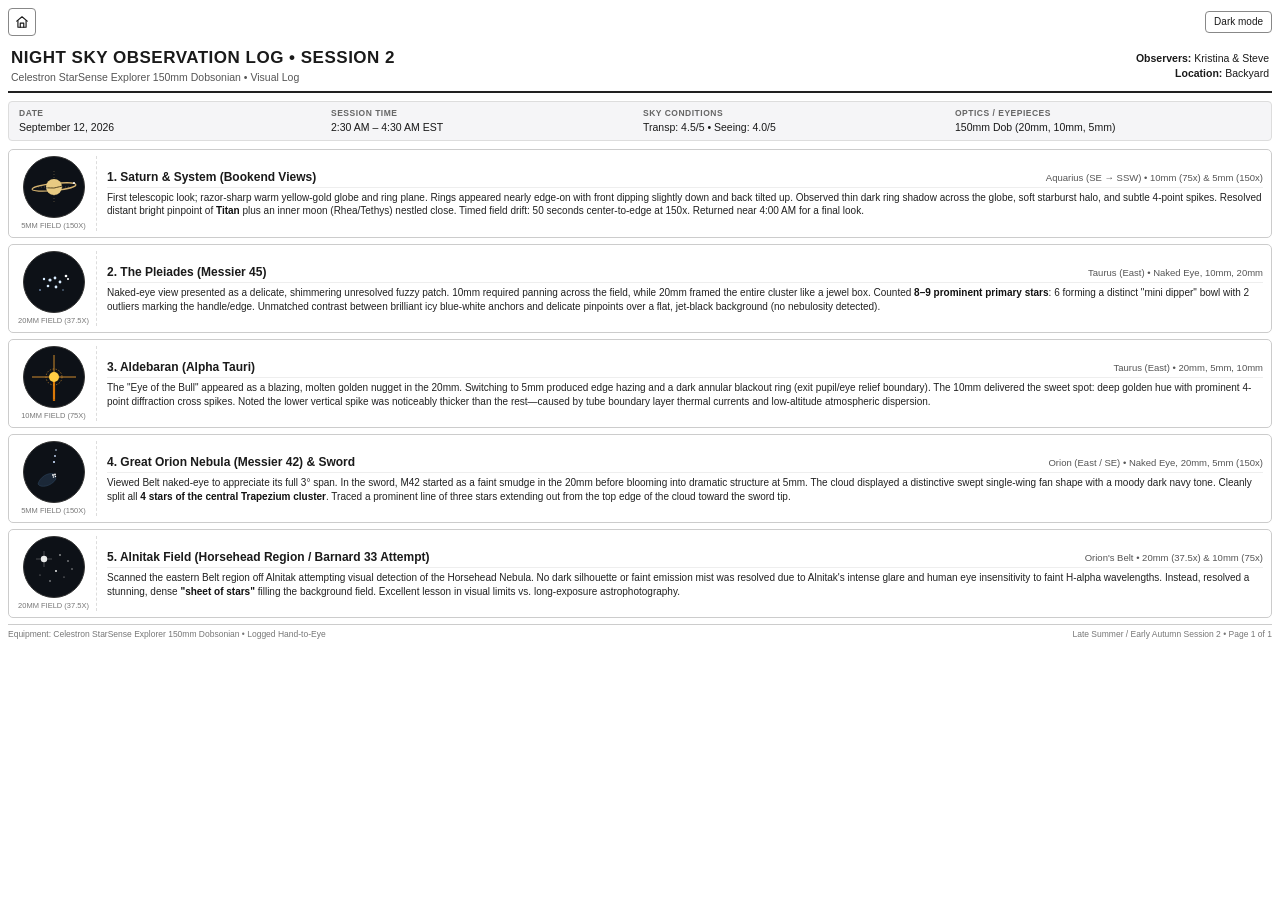
<file: logs/2026/09/2026-09-12.html>
<!DOCTYPE html>
<html lang="en">
<head>
<meta charset="UTF-8">
<meta name="viewport" content="width=device-width, initial-scale=1">
<title>Backyard Stargazing Log - Session 2</title>
<script>
(function () {
  try {
    if (localStorage.getItem("stargazing-theme") === "dark") {
      document.documentElement.setAttribute("data-theme", "dark");
    }
  } catch (e) {}
})();
</script>
<link rel="stylesheet" href="../../../assets/css/styles.css">
</head>
<body data-page="log" data-home="../../../index.html">

<table class="header-table">
    <tr>
      <td>
        <div class="title">Night Sky Observation Log &bull; Session 2</div>
        <div class="subtitle">Celestron StarSense Explorer 150mm Dobsonian &bull; Visual Log</div>
      </td>
      <td style="text-align: right;">
        <strong>Observers:</strong> Kristina &amp; Steve<br>
        <strong>Location:</strong> Backyard
      </td>
    </tr>
  </table>

  <div class="meta-grid">
    <div class="meta-item">
      <strong>Date</strong>
      September 12, 2026
    </div>
    <div class="meta-item">
      <strong>Session Time</strong>
      2:30 AM – 4:30 AM EST
    </div>
    <div class="meta-item">
      <strong>Sky Conditions</strong>
      Transp: 4.5/5 &bull; Seeing: 4.0/5
    </div>
    <div class="meta-item">
      <strong>Optics / Eyepieces</strong>
      150mm Dob (20mm, 10mm, 5mm)
    </div>
  </div>

  <!-- Entry 1: Saturn -->
  <div class="log-entry">
    <div class="sketch-col">
      <div class="sketch-circle">
        <svg width="56" height="56" viewBox="0 0 56 56">
          <ellipse cx="28" cy="28" rx="22" ry="3.5" fill="none" stroke="#d4b26f" stroke-width="1.2" transform="rotate(-6 28 28)" />
          <circle cx="28" cy="28" r="8" fill="#e8cb82" />
          <path d="M 20 28 Q 28 30 36 28" stroke="#3a2e12" stroke-width="0.8" fill="none" transform="rotate(-6 28 28)" />
          <line x1="28" y1="12" x2="28" y2="44" stroke="#e8cb82" stroke-width="0.5" stroke-dasharray="1,2" opacity="0.6"/>
          <line x1="12" y1="28" x2="44" y2="28" stroke="#e8cb82" stroke-width="0.5" stroke-dasharray="1,2" opacity="0.6"/>
          <circle cx="48" cy="24" r="1" fill="#fff" />
          <circle cx="21" cy="29" r="0.6" fill="#ddd" />
        </svg>
      </div>
      <div class="sketch-label">5mm Field (150x)</div>
    </div>
    <div class="details-col">
      <div class="target-header">
        <span class="target-name">1. Saturn &amp; System (Bookend Views)</span>
        <span class="target-specs">Aquarius (SE &rarr; SSW) &bull; 10mm (75x) &amp; 5mm (150x)</span>
      </div>
      <div class="notes">
        First telescopic look; razor-sharp warm yellow-gold globe and ring plane. Rings appeared nearly edge-on with front dipping slightly down and back tilted up. Observed thin dark ring shadow across the globe, soft starburst halo, and subtle 4-point spikes. Resolved distant bright pinpoint of <strong>Titan</strong> plus an inner moon (Rhea/Tethys) nestled close. Timed field drift: 50 seconds center-to-edge at 150x. Returned near 4:00 AM for a final look.
      </div>
    </div>
  </div>

  <!-- Entry 2: Pleiades -->
  <div class="log-entry">
    <div class="sketch-col">
      <div class="sketch-circle">
        <svg width="56" height="56" viewBox="0 0 56 56">
          <circle cx="24" cy="26" r="1.6" fill="#d8ecff"/>
          <circle cx="29" cy="24" r="1.4" fill="#d8ecff"/>
          <circle cx="34" cy="28" r="1.4" fill="#d8ecff"/>
          <circle cx="30" cy="33" r="1.4" fill="#d8ecff"/>
          <circle cx="22" cy="32" r="1.3" fill="#d8ecff"/>
          <circle cx="18" cy="25" r="1.2" fill="#d8ecff"/>
          <circle cx="40" cy="22" r="1.3" fill="#ffffff"/>
          <circle cx="42" cy="25" r="1.0" fill="#ffffff"/>
          <circle cx="14" cy="36" r="0.8" fill="#aaccff"/>
          <circle cx="37" cy="36" r="0.7" fill="#88aacc"/>
        </svg>
      </div>
      <div class="sketch-label">20mm Field (37.5x)</div>
    </div>
    <div class="details-col">
      <div class="target-header">
        <span class="target-name">2. The Pleiades (Messier 45)</span>
        <span class="target-specs">Taurus (East) &bull; Naked Eye, 10mm, 20mm</span>
      </div>
      <div class="notes">
        Naked-eye view presented as a delicate, shimmering unresolved fuzzy patch. 10mm required panning across the field, while 20mm framed the entire cluster like a jewel box. Counted <strong>8–9 prominent primary stars</strong>: 6 forming a distinct "mini dipper" bowl with 2 outliers marking the handle/edge. Unmatched contrast between brilliant icy blue-white anchors and delicate pinpoints over a flat, jet-black background (no nebulosity detected).
      </div>
    </div>
  </div>

  <!-- Entry 3: Aldebaran -->
  <div class="log-entry">
    <div class="sketch-col">
      <div class="sketch-circle">
        <svg width="56" height="56" viewBox="0 0 56 56">
          <line x1="28" y1="6" x2="28" y2="50" stroke="#ffaa33" stroke-width="0.8" />
          <line x1="6" y1="28" x2="50" y2="28" stroke="#ffaa33" stroke-width="0.8" />
          <line x1="28" y1="28" x2="28" y2="52" stroke="#ff8800" stroke-width="2.2" opacity="0.75" />
          <circle cx="28" cy="28" r="5" fill="#ffcc44" />
          <circle cx="28" cy="28" r="8" fill="none" stroke="#ffaa33" stroke-width="0.5" stroke-dasharray="1.5,1.5" />
        </svg>
      </div>
      <div class="sketch-label">10mm Field (75x)</div>
    </div>
    <div class="details-col">
      <div class="target-header">
        <span class="target-name">3. Aldebaran (Alpha Tauri)</span>
        <span class="target-specs">Taurus (East) &bull; 20mm, 5mm, 10mm</span>
      </div>
      <div class="notes">
        The "Eye of the Bull" appeared as a blazing, molten golden nugget in the 20mm. Switching to 5mm produced edge hazing and a dark annular blackout ring (exit pupil/eye relief boundary). The 10mm delivered the sweet spot: deep golden hue with prominent 4-point diffraction cross spikes. Noted the lower vertical spike was noticeably thicker than the rest—caused by tube boundary layer thermal currents and low-altitude atmospheric dispersion.
      </div>
    </div>
  </div>

  <!-- Entry 4: Orion's Belt &amp; M42 -->
  <div class="log-entry">
    <div class="sketch-col">
      <div class="sketch-circle">
        <svg width="56" height="56" viewBox="0 0 56 56">
          <!-- Nebular Wing -->
          <path d="M 28 30 C 22 28, 14 33, 12 40 C 14 44, 25 43, 30 35 Z" fill="#1b2838" stroke="#2d425a" stroke-width="0.6"/>
          <!-- Trapezium -->
          <circle cx="27" cy="31" r="0.9" fill="#fff"/>
          <circle cx="29" cy="30.5" r="0.9" fill="#fff"/>
          <circle cx="27.5" cy="33" r="0.8" fill="#fff"/>
          <circle cx="29.5" cy="32.5" r="0.7" fill="#fff"/>
          <!-- 3-star line out the top (inverted scope view) -->
          <circle cx="28" cy="18" r="1.1" fill="#cce0ff"/>
          <circle cx="29" cy="12" r="0.9" fill="#cce0ff"/>
          <circle cx="30" cy="6" r="0.8" fill="#cce0ff"/>
        </svg>
      </div>
      <div class="sketch-label">5mm Field (150x)</div>
    </div>
    <div class="details-col">
      <div class="target-header">
        <span class="target-name">4. Great Orion Nebula (Messier 42) &amp; Sword</span>
        <span class="target-specs">Orion (East / SE) &bull; Naked Eye, 20mm, 5mm (150x)</span>
      </div>
      <div class="notes">
        Viewed Belt naked-eye to appreciate its full 3° span. In the sword, M42 started as a faint smudge in the 20mm before blooming into dramatic structure at 5mm. The cloud displayed a distinctive swept single-wing fan shape with a moody dark navy tone. Cleanly split all <strong>4 stars of the central Trapezium cluster</strong>. Traced a prominent line of three stars extending out from the top edge of the cloud toward the sword tip.
      </div>
    </div>
  </div>

  <!-- Entry 5: Horsehead Attempt -->
  <div class="log-entry">
    <div class="sketch-col">
      <div class="sketch-circle">
        <svg width="56" height="56" viewBox="0 0 56 56">
          <circle cx="18" cy="20" r="3.2" fill="#fff" opacity="0.9"/>
          <line x1="18" y1="12" x2="18" y2="28" stroke="#fff" stroke-width="0.5" opacity="0.5"/>
          <line x1="10" y1="20" x2="26" y2="20" stroke="#fff" stroke-width="0.5" opacity="0.5"/>
          <!-- Star field -->
          <circle cx="34" cy="16" r="0.8" fill="#ddd"/>
          <circle cx="42" cy="22" r="0.7" fill="#ddd"/>
          <circle cx="30" cy="32" r="0.9" fill="#fff"/>
          <circle cx="38" cy="38" r="0.6" fill="#bbb"/>
          <circle cx="46" cy="30" r="0.7" fill="#bbb"/>
          <circle cx="24" cy="42" r="0.7" fill="#ddd"/>
          <circle cx="14" cy="36" r="0.6" fill="#999"/>
        </svg>
      </div>
      <div class="sketch-label">20mm Field (37.5x)</div>
    </div>
    <div class="details-col">
      <div class="target-header">
        <span class="target-name">5. Alnitak Field (Horsehead Region / Barnard 33 Attempt)</span>
        <span class="target-specs">Orion's Belt &bull; 20mm (37.5x) &amp; 10mm (75x)</span>
      </div>
      <div class="notes">
        Scanned the eastern Belt region off Alnitak attempting visual detection of the Horsehead Nebula. No dark silhouette or faint emission mist was resolved due to Alnitak's intense glare and human eye insensitivity to faint H-alpha wavelengths. Instead, resolved a stunning, dense <strong>"sheet of stars"</strong> filling the background field. Excellent lesson in visual limits vs. long-exposure astrophotography.
      </div>
    </div>
  </div>

  <div class="footer">
    <span>Equipment: Celestron StarSense Explorer 150mm Dobsonian &bull; Logged Hand-to-Eye</span>
    <span>Late Summer / Early Autumn Session 2 &bull; Page 1 of 1</span>
  </div>

<script src="../../../assets/js/theme.js"></script>
</body>
</html>
</file>
<file: assets/css/styles.css>
:root {
  --bg: #fff;
  --fg: #1a1a1a;
  --muted: #555;
  --label: #666;
  --footer: #777;
  --border: #ccc;
  --border-strong: #222;
  --hairline: #eee;
  --meta-bg: #f5f5f7;
  --meta-border: #ddd;
  --hover-bg: #fafafa;
  --notes: #222;
  --notes-strong: #111;
  --sketch-border: #333;
  --sketch-bg: #0d1117;
  --sketch-dash: #ddd;
  --toggle-bg: #fff;
  --toggle-border: #888;
}

[data-theme="dark"] {
  --bg: #12151c;
  --fg: #e8eaed;
  --muted: #9aa0a6;
  --label: #9aa0a6;
  --footer: #8b9198;
  --border: #3a404a;
  --border-strong: #c5c9d0;
  --hairline: #2a303a;
  --meta-bg: #1a1f28;
  --meta-border: #3a404a;
  --hover-bg: #1c222c;
  --notes: #d5d8dc;
  --notes-strong: #f0f2f5;
  --sketch-border: #8b9198;
  --sketch-bg: #0d1117;
  --sketch-dash: #3a404a;
  --toggle-bg: #1a1f28;
  --toggle-border: #8b9198;
}

body[data-sketch="light"] {
  --sketch-bg: #fafafa;
}

html[data-theme="dark"] body[data-sketch="light"] {
  --sketch-bg: #0d1117;
}

* {
  box-sizing: border-box;
}

body {
  font-family: -apple-system, BlinkMacSystemFont, "Segoe UI", Roboto, Helvetica, Arial, sans-serif;
  color: var(--fg);
  background: var(--bg);
  margin: 0;
  line-height: 1.4;
}

body[data-page="index"] {
  padding: 16px;
  font-size: 14px;
  max-width: 720px;
  margin-left: auto;
  margin-right: auto;
}

body[data-page="log"] {
  padding: 8px;
  font-size: 10.5px;
  line-height: 1.35;
}

.theme-bar {
  display: flex;
  justify-content: space-between;
  align-items: center;
  gap: 8px;
  margin-bottom: 8px;
}

body[data-page="index"] .theme-bar {
  justify-content: flex-end;
}

.theme-bar-spacer {
  flex: 1;
}

.home-link {
  display: inline-flex;
  align-items: center;
  justify-content: center;
  width: 28px;
  height: 28px;
  color: var(--fg);
  border: 1px solid var(--toggle-border);
  border-radius: 4px;
  background: var(--toggle-bg);
  text-decoration: none;
}

.home-link:hover {
  background: var(--hover-bg);
}

.home-link svg {
  width: 14px;
  height: 14px;
  fill: none;
  stroke: currentColor;
  stroke-width: 2;
  stroke-linecap: round;
  stroke-linejoin: round;
}

.theme-toggle {
  font: inherit;
  font-size: 11px;
  color: var(--fg);
  background: var(--toggle-bg);
  border: 1px solid var(--toggle-border);
  border-radius: 4px;
  padding: 4px 10px;
  cursor: pointer;
}

body[data-page="log"] .theme-toggle {
  font-size: 10px;
  padding: 3px 8px;
}

.theme-toggle:hover {
  background: var(--hover-bg);
}

.header-table {
  width: 100%;
  border-bottom: 2px solid var(--border-strong);
  padding-bottom: 8px;
  margin-bottom: 14px;
}

body[data-page="log"] .header-table {
  padding-bottom: 4px;
  margin-bottom: 8px;
}

.title {
  font-size: 20px;
  font-weight: 700;
  letter-spacing: 0.5px;
  text-transform: uppercase;
}

body[data-page="log"] .title {
  font-size: 17px;
}

.subtitle {
  font-size: 12px;
  color: var(--muted);
}

body[data-page="log"] .subtitle {
  font-size: 10.5px;
}

.meta-grid {
  display: grid;
  grid-template-columns: repeat(3, 1fr);
  gap: 8px;
  background: var(--meta-bg);
  border: 1px solid var(--meta-border);
  border-radius: 4px;
  padding: 8px 10px;
  margin-bottom: 16px;
}

body[data-page="log"] .meta-grid {
  grid-template-columns: repeat(4, 1fr);
  gap: 6px;
  padding: 6px 10px;
  margin-bottom: 8px;
}

.meta-item strong {
  display: block;
  font-size: 9px;
  text-transform: uppercase;
  color: var(--label);
  letter-spacing: 0.5px;
}

body[data-page="log"] .meta-item strong {
  font-size: 8.5px;
}

.filters {
  display: grid;
  grid-template-columns: repeat(2, 1fr);
  gap: 8px;
  margin-bottom: 14px;
}

.filter-field label {
  display: block;
  font-size: 9px;
  text-transform: uppercase;
  letter-spacing: 0.5px;
  color: var(--label);
  margin-bottom: 4px;
}

.filter-field select {
  width: 100%;
  font: inherit;
  font-size: 13px;
  color: var(--fg);
  background: var(--toggle-bg);
  border: 1px solid var(--border);
  border-radius: 4px;
  padding: 6px 8px;
}

.session-status {
  font-size: 12px;
  color: var(--muted);
  margin-bottom: 10px;
}

.session {
  display: block;
  text-decoration: none;
  color: inherit;
  border: 1px solid var(--border);
  border-radius: 6px;
  padding: 12px 14px;
  margin-bottom: 10px;
}

.session:hover {
  border-color: var(--toggle-border);
  background: var(--hover-bg);
}

.session-header {
  display: flex;
  justify-content: space-between;
  align-items: baseline;
  gap: 12px;
  border-bottom: 1px solid var(--hairline);
  padding-bottom: 4px;
  margin-bottom: 6px;
}

.session-name {
  font-size: 15px;
  font-weight: 700;
}

.session-date {
  font-size: 12px;
  color: var(--muted);
  white-space: nowrap;
}

.session-notes {
  font-size: 13px;
  color: var(--notes);
}

.empty-state {
  border: 1px dashed var(--border);
  border-radius: 6px;
  padding: 16px;
  color: var(--muted);
  font-size: 13px;
}

.log-entry {
  display: grid;
  grid-template-columns: 80px 1fr;
  gap: 10px;
  border: 1px solid var(--border);
  border-radius: 5px;
  padding: 6px 8px;
  margin-bottom: 6px;
  page-break-inside: avoid;
}

.sketch-col {
  display: flex;
  flex-direction: column;
  align-items: center;
  justify-content: center;
  border-right: 1px dashed var(--sketch-dash);
  padding-right: 6px;
}

.sketch-circle {
  width: 62px;
  height: 62px;
  border: 1.2px solid var(--sketch-border);
  border-radius: 50%;
  display: flex;
  align-items: center;
  justify-content: center;
  background: var(--sketch-bg);
  position: relative;
  overflow: hidden;
}

.sketch-label {
  font-size: 7.5px;
  text-transform: uppercase;
  color: var(--footer);
  margin-top: 3px;
}

.details-col {
  display: flex;
  flex-direction: column;
  justify-content: center;
}

.target-header {
  display: flex;
  justify-content: space-between;
  align-items: baseline;
  border-bottom: 1px solid var(--hairline);
  padding-bottom: 2px;
  margin-bottom: 3px;
}

.target-name {
  font-size: 12px;
  font-weight: 700;
}

.target-specs {
  font-size: 9.5px;
  color: var(--muted);
}

.notes {
  font-size: 10px;
  color: var(--notes);
}

.notes strong {
  color: var(--notes-strong);
}

.footer {
  margin-top: 14px;
  border-top: 1px solid var(--border);
  padding-top: 8px;
  font-size: 11px;
  color: var(--footer);
}

body[data-page="log"] .footer {
  margin-top: 6px;
  padding-top: 4px;
  display: flex;
  justify-content: space-between;
  font-size: 8.5px;
}

@media screen and (max-width: 560px) {
  body[data-page="log"] {
    padding: 16px;
    font-size: 14px;
    line-height: 1.4;
  }

  .theme-toggle {
    font-size: 11px;
    padding: 4px 10px;
  }

  body[data-page="log"] .title {
    font-size: 18px;
  }

  body[data-page="log"] .subtitle {
    font-size: 12px;
  }

  .meta-grid,
  body[data-page="log"] .meta-grid,
  .filters {
    grid-template-columns: 1fr;
  }

  body[data-page="log"] .meta-grid {
    gap: 8px;
    padding: 8px 10px;
    margin-bottom: 14px;
  }

  body[data-page="log"] .meta-item strong {
    font-size: 9px;
  }

  .session-header {
    flex-direction: column;
    gap: 2px;
  }

  .log-entry {
    grid-template-columns: 1fr;
    gap: 8px;
    padding: 12px 14px;
    margin-bottom: 10px;
  }

  .sketch-col {
    border-right: none;
    border-bottom: 1px dashed var(--sketch-dash);
    padding-right: 0;
    padding-bottom: 8px;
  }

  .target-header {
    flex-direction: column;
    gap: 2px;
    align-items: flex-start;
  }

  .target-name {
    font-size: 15px;
  }

  .target-specs {
    font-size: 12px;
  }

  .notes {
    font-size: 13px;
  }

  body[data-page="log"] .footer {
    flex-direction: column;
    gap: 4px;
    font-size: 11px;
  }
}

@page {
  size: letter portrait;
  margin: 0.35in;
}

@media print {
  :root,
  [data-theme="dark"] {
    --bg: #fff !important;
    --fg: #1a1a1a !important;
    --muted: #555 !important;
    --label: #666 !important;
    --footer: #777 !important;
    --border: #ccc !important;
    --border-strong: #222 !important;
    --hairline: #eee !important;
    --meta-bg: #f5f5f7 !important;
    --meta-border: #ddd !important;
    --hover-bg: #fafafa !important;
    --notes: #222 !important;
    --notes-strong: #111 !important;
    --sketch-border: #333 !important;
    --sketch-bg: #0d1117 !important;
    --sketch-dash: #ddd !important;
  }

  body[data-sketch="light"] {
    --sketch-bg: #fafafa !important;
  }

  .theme-bar,
  .filters,
  .session-status {
    display: none !important;
  }

  body {
    background: #fff !important;
    color: #1a1a1a !important;
    print-color-adjust: exact;
    -webkit-print-color-adjust: exact;
  }

  body[data-page="index"] {
    max-width: none;
    padding: 0;
    font-size: 10.5px;
  }

  body[data-page="log"] {
    padding: 0;
    font-size: 10.5px;
    line-height: 1.35;
  }

  .meta-grid {
    background: #f5f5f7 !important;
    border-color: #ddd !important;
    color: #1a1a1a !important;
  }

  body[data-page="index"] .meta-grid {
    grid-template-columns: repeat(3, 1fr);
  }

  body[data-page="log"] .meta-grid {
    grid-template-columns: repeat(4, 1fr);
  }

  .session {
    border-color: #ccc !important;
    background: transparent !important;
    color: #1a1a1a !important;
  }

  .session-header {
    flex-direction: row;
    border-color: #eee !important;
  }

  .session:hover {
    border-color: #ccc;
    background: transparent;
  }

  .log-entry {
    grid-template-columns: 80px 1fr;
    border-color: #ccc !important;
    background: transparent !important;
  }

  .sketch-col {
    border-right: 1px dashed #ddd;
    border-bottom: none;
    padding-right: 6px;
    padding-bottom: 0;
  }

  .sketch-circle {
    border-color: #333 !important;
  }

  body[data-sketch="light"] .sketch-circle {
    background: #fafafa !important;
  }

  body:not([data-sketch="light"]) .sketch-circle {
    background: #0d1117 !important;
  }

  .target-header {
    flex-direction: row;
    align-items: baseline;
    border-color: #eee !important;
  }

  .subtitle,
  .session-date,
  .target-specs,
  .sketch-label,
  .footer {
    color: #555 !important;
  }

  .session-notes,
  .notes {
    color: #222 !important;
  }

  .notes strong {
    color: #111 !important;
  }

  .header-table {
    border-color: #222 !important;
  }

  body[data-page="log"] .footer {
    flex-direction: row;
    border-color: #ccc !important;
  }
}
</file>
